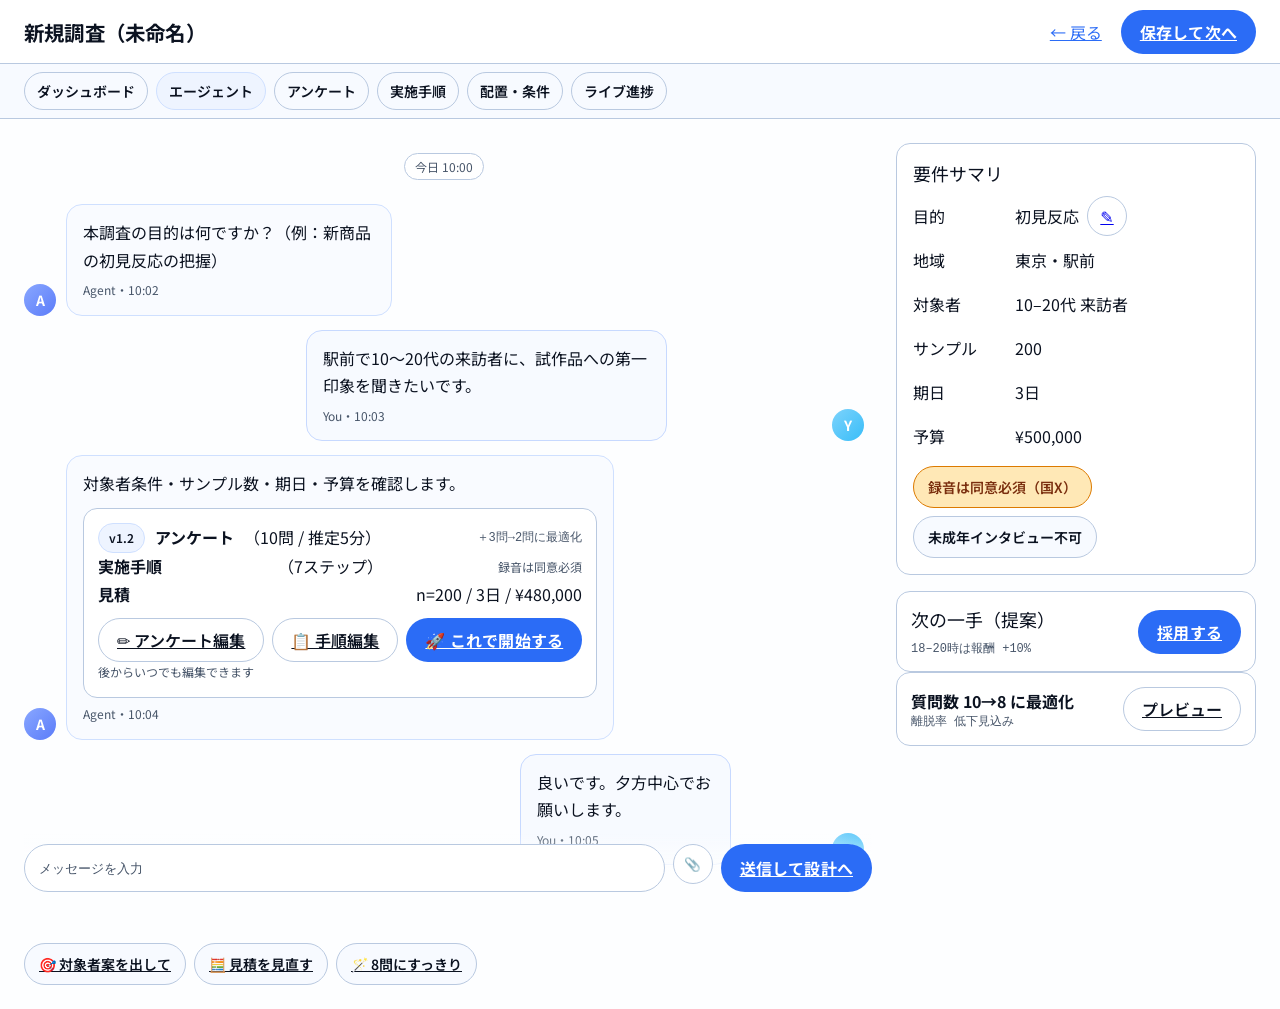
<file: ui/client/client_chat.html>
<!doctype html><html lang="ja"><head>
<meta charset="utf-8"><meta name="viewport" content="width=device-width,initial-scale=1,viewport-fit=cover">
<title>エージェント・チャット | Client</title>
<link rel="preconnect" href="https://fonts.googleapis.com"><link rel="preconnect" href="https://fonts.gstatic.com" crossorigin>
<link href="https://fonts.googleapis.com/css2?family=Inter:wght@400;500;700&family=Noto+Sans+JP:wght@400;500;700&display=swap" rel="stylesheet">
<link rel="stylesheet" href="../assets/styles.css"></head><body>
<header class="appbar">
  <h1>新規調査（未命名）</h1>
  <div class="inline">
    <a class="btn-text" href="client_dashboard.html">← 戻る</a>
    <a class="btn btn-primary" href="survey_builder.html">保存して次へ</a>
  </div>
</header>
<nav class="subnav">
  <a href="client_dashboard.html">ダッシュボード</a>
  <a class="active" href="client_chat.html">エージェント</a>
  <a href="survey_builder.html">アンケート</a>
  <a href="procedure_builder.html">実施手順</a>
  <a href="targeting.html">配置・条件</a>
  <a href="live_progress.html">ライブ進捗</a>
</nav>

<main class="client-wrap container">
  <!-- Left: Chat -->
  <section class="chat-pane" aria-label="エージェントとのチャット">
    <div class="messages" role="log" aria-live="polite" aria-relevant="additions">
      <div class="date-sep">今日 10:00</div>

      <div class="msg-row agent">
        <div class="avatar" aria-hidden="true" title="Agent">A</div>
        <div>
          <div class="message">
            本調査の目的は何ですか？（例：新商品の初見反応の把握）
            <div class="msg-meta">Agent・10:02</div>
          </div>
        </div>
      </div>

      <div class="msg-row client">
        <div><div class="message">駅前で10〜20代の来訪者に、試作品への第一印象を聞きたいです。<div class="msg-meta">You・10:03</div></div></div>
        <div class="avatar you" aria-hidden="true" title="You">Y</div>
      </div>

      <div class="msg-row agent">
        <div class="avatar" aria-hidden="true">A</div>
        <div class="message">
          対象者条件・サンプル数・期日・予算を確認します。
          <div class="preview card" role="group" aria-label="設計プレビュー" style="margin-top:10px">
            <div class="rowline">
              <div class="inline">
                <span class="badge version" aria-label="バージョン">v1.2</span>
                <strong>アンケート</strong>（10問 / 推定5分）
              </div>
              <div class="mono">＋3問→2問に最適化</div>
            </div>
            <div class="rowline" aria-label="実施手順"><strong>実施手順</strong>（7ステップ）<span class="hint">録音は同意必須</span></div>
            <div class="rowline" aria-label="見積"><strong>見積</strong> n=200 / 3日 / ¥480,000</div>
            <div class="actions" role="toolbar" aria-label="操作">
              <a class="btn" href="survey_builder.html">✏️ アンケート編集</a>
              <a class="btn" href="procedure_builder.html">📋 手順編集</a>
              <a class="btn btn-primary" href="targeting.html">🚀 これで開始する</a>
            </div>
            <div class="hint">後からいつでも編集できます</div>
          </div>
          <div class="msg-meta">Agent・10:04</div>
        </div>
      </div>

      <div class="msg-row client">
        <div><div class="message">良いです。夕方中心でお願いします。<div class="msg-meta">You・10:05</div></div></div>
        <div class="avatar you" aria-hidden="true">Y</div>
      </div>
    </div>

    <div class="composer" role="group" aria-label="メッセージ送信">
      <input class="input" placeholder="メッセージを入力">
      <button class="icon-btn" aria-label="資料を添付">📎</button>
      <a class="btn btn-primary" href="survey_builder.html">送信して設計へ</a>
    </div>
    <div class="quick" aria-label="クイック返信">
      <a class="chip" href="targeting.html">🎯 対象者案を出して</a>
      <a class="chip" href="live_progress.html">🧮 見積を見直す</a>
      <a class="chip" href="survey_builder.html">🪄 8問にすっきり</a>
    </div>
  </section>

  <!-- Right: Summary / Actions -->
  <aside class="summary" aria-label="要件サマリ">
    <div class="card" style="padding:16px">
      <div class="section-title">要件サマリ</div>
      <div class="field"><div>目的</div><div class="val">初見反応 <a class="icon-btn" href="client_chat.html">✎</a></div></div>
      <div class="field"><div>地域</div><div class="val">東京・駅前</div></div>
      <div class="field"><div>対象者</div><div class="val">10–20代 来訪者</div></div>
      <div class="field"><div>サンプル</div><div class="val">200</div></div>
      <div class="field"><div>期日</div><div class="val">3日</div></div>
      <div class="field"><div>予算</div><div class="val">¥500,000</div></div>
      <div class="chips" style="margin-top:8px">
        <span class="chip warn">録音は同意必須（国X）</span>
        <span class="chip">未成年インタビュー不可</span>
      </div>
    </div>
    <div class="actions">
      <div class="card" style="padding:14px">
        <div><div class="section-title">次の一手（提案）</div><div class="mono">18–20時は報酬 +10%</div></div>
        <a class="btn btn-primary" href="targeting.html">採用する</a>
      </div>
      <div class="card" style="padding:14px">
        <div><strong>質問数 10→8 に最適化</strong><div class="mono">離脱率 低下見込み</div></div>
        <a class="btn" href="survey_builder.html">プレビュー</a>
      </div>
    </div>
  </aside>
</main>
</body></html>
</file>
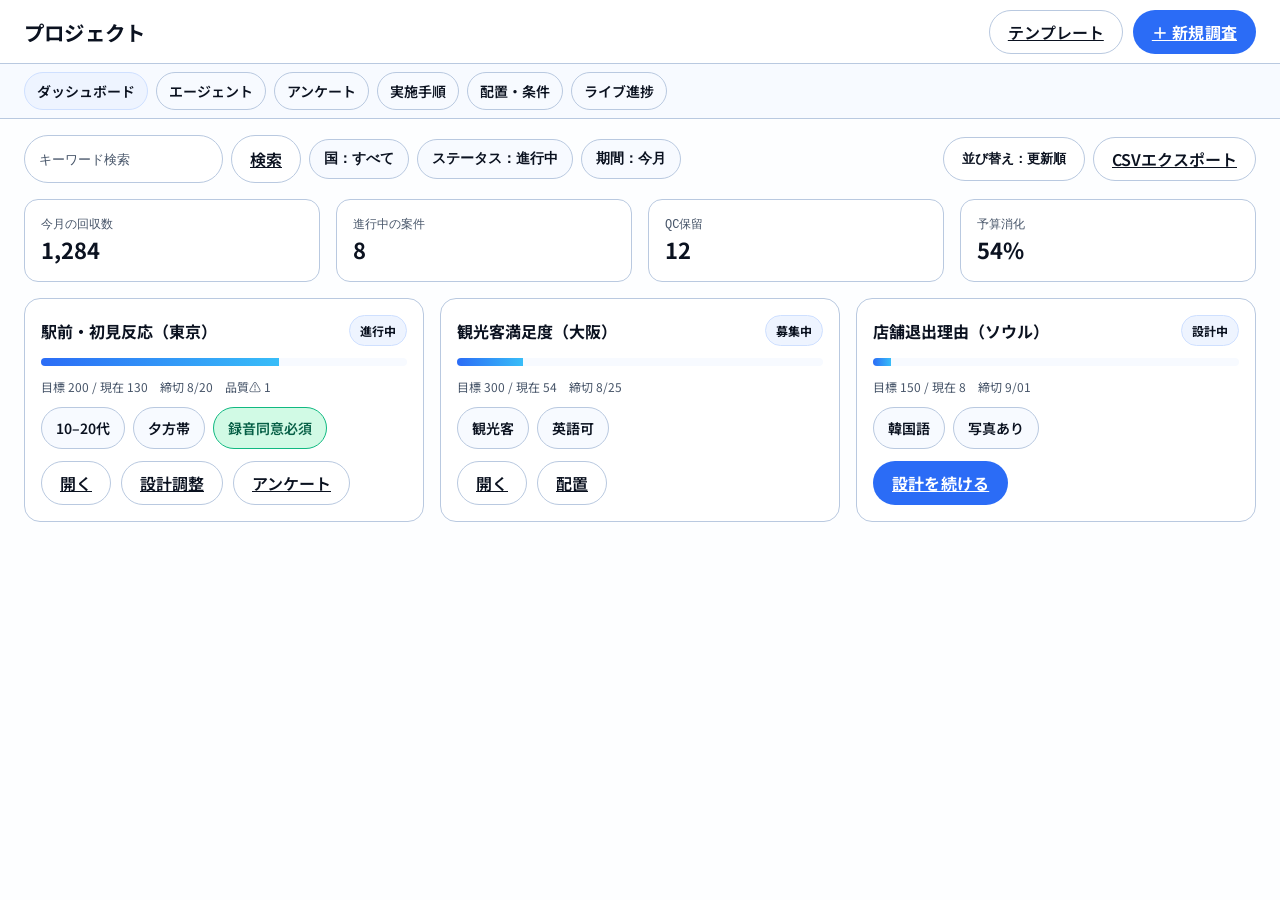
<file: ui/client/client_dashboard.html>
<!doctype html><html lang="ja"><head>
<meta charset="utf-8"><meta name="viewport" content="width=device-width,initial-scale=1">
<title>ダッシュボード | Client</title>
<link rel="preconnect" href="https://fonts.googleapis.com"><link rel="preconnect" href="https://fonts.gstatic.com" crossorigin>
<link href="https://fonts.googleapis.com/css2?family=Inter:wght@400;600;700&family=Noto+Sans+JP:wght@400;600;700&display=swap" rel="stylesheet">
<link rel="stylesheet" href="../assets/styles.css"></head><body>
<header class="appbar">
  <h1>プロジェクト</h1>
  <div class="inline">
    <a class="btn" href="survey_builder.html">テンプレート</a>
    <a class="btn btn-primary" href="client_chat.html">＋ 新規調査</a>
  </div>
</header>
<nav class="subnav">
  <a class="active" href="client_dashboard.html">ダッシュボード</a>
  <a href="client_chat.html">エージェント</a>
  <a href="survey_builder.html">アンケート</a>
  <a href="procedure_builder.html">実施手順</a>
  <a href="targeting.html">配置・条件</a>
  <a href="live_progress.html">ライブ進捗</a>
</nav>

<main class="container">
  <div class="toolbar">
    <div class="tool-left">
      <div class="search"><input class="input" placeholder="キーワード検索"><a class="btn" href="client_dashboard.html">検索</a></div>
      <div class="chips">
        <button class="chip">国：すべて</button>
        <button class="chip">ステータス：進行中</button>
        <button class="chip">期間：今月</button>
      </div>
    </div>
    <div class="tool-right">
      <button class="btn">並び替え：更新順</button>
      <a class="btn" href="live_progress.html">CSVエクスポート</a>
    </div>
  </div>

  <section class="kpis">
    <div class="kpi"><div class="mono">今月の回収数</div><div class="num">1,284</div></div>
    <div class="kpi"><div class="mono">進行中の案件</div><div class="num">8</div></div>
    <div class="kpi"><div class="mono">QC保留</div><div class="num">12</div></div>
    <div class="kpi"><div class="mono">予算消化</div><div class="num">54%</div></div>
  </section>

  <section class="grid-cards">
    <article class="project-card">
      <div class="card-head">
        <strong>駅前・初見反応（東京）</strong>
        <span class="status-pill">進行中</span>
      </div>
      <div class="progress-line"><div class="bar" style="width:65%"></div></div>
      <div class="meta"><span>目標 200 / 現在 130</span><span>締切 8/20</span><span>品質⚠ 1</span></div>
      <div class="tags">
        <span class="chip">10–20代</span><span class="chip">夕方帯</span><span class="chip ok">録音同意必須</span>
      </div>
      <div class="inline">
        <a class="btn" href="live_progress.html">開く</a>
        <a class="btn" href="client_chat.html">設計調整</a>
        <a class="btn" href="survey_builder.html">アンケート</a>
      </div>
    </article>

    <article class="project-card">
      <div class="card-head"><strong>観光客満足度（大阪）</strong><span class="status-pill">募集中</span></div>
      <div class="progress-line"><div class="bar" style="width:18%"></div></div>
      <div class="meta"><span>目標 300 / 現在 54</span><span>締切 8/25</span></div>
      <div class="tags"><span class="chip">観光客</span><span class="chip">英語可</span></div>
      <div class="inline"><a class="btn" href="client_chat.html">開く</a><a class="btn" href="targeting.html">配置</a></div>
    </article>

    <article class="project-card">
      <div class="card-head"><strong>店舗退出理由（ソウル）</strong><span class="status-pill">設計中</span></div>
      <div class="progress-line"><div class="bar" style="width:5%"></div></div>
      <div class="meta"><span>目標 150 / 現在 8</span><span>締切 9/01</span></div>
      <div class="tags"><span class="chip">韓国語</span><span class="chip">写真あり</span></div>
      <div class="inline"><a class="btn btn-primary" href="survey_builder.html">設計を続ける</a></div>
    </article>
  </section>
</main>
</body></html>
</file>
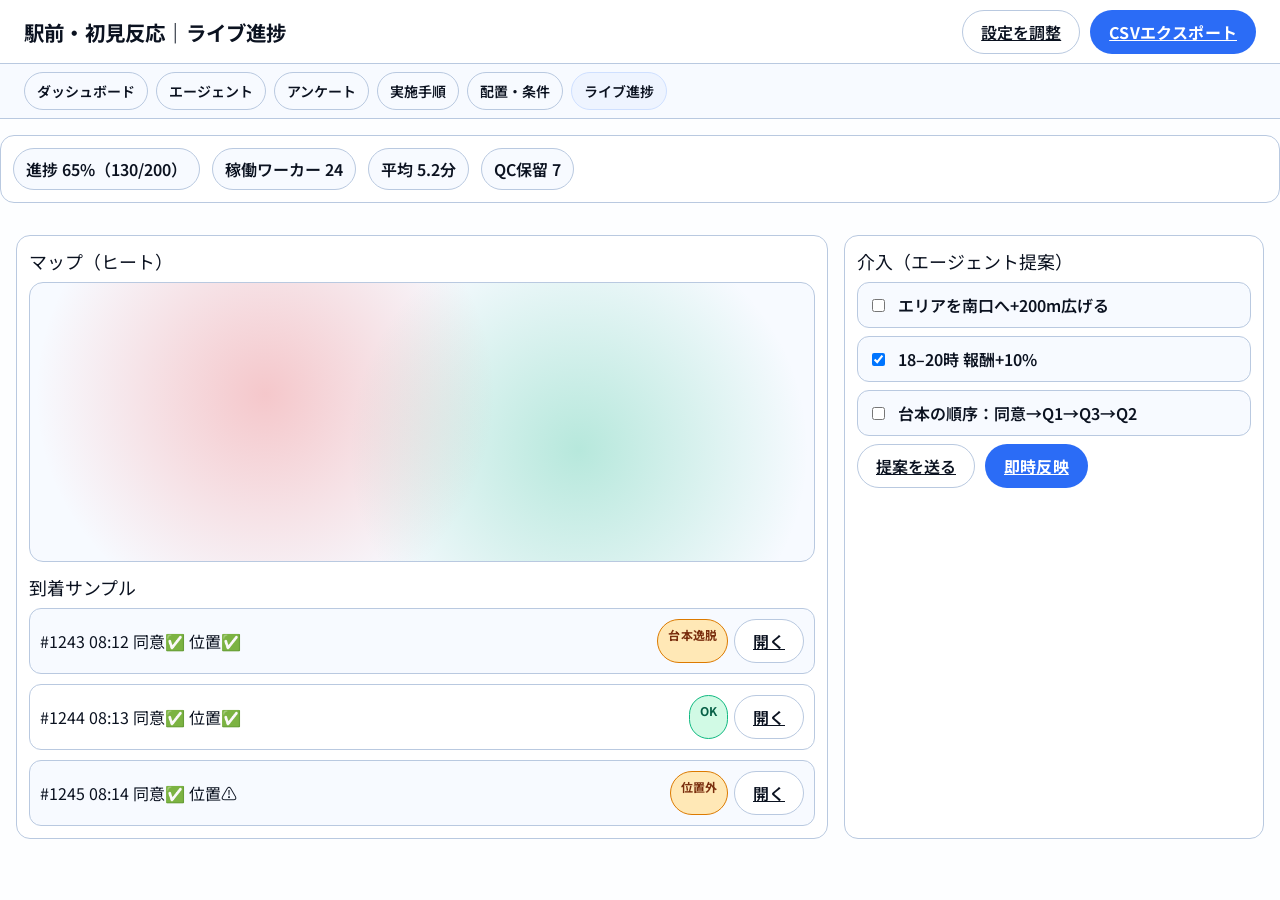
<file: ui/client/live_progress.html>
<!doctype html><html lang="ja"><head>
<meta charset="utf-8"><meta name="viewport" content="width=device-width,initial-scale=1">
<title>ライブ進捗 | Client</title>
<link rel="preconnect" href="https://fonts.googleapis.com"><link rel="preconnect" href="https://fonts.gstatic.com" crossorigin>
<link href="https://fonts.googleapis.com/css2?family=Inter:wght@400;600;700&family=Noto+Sans+JP:wght@400;600;700&display=swap" rel="stylesheet">
<link rel="stylesheet" href="../assets/styles.css"></head><body>
<header class="appbar">
  <h1>駅前・初見反応｜ライブ進捗</h1>
  <div class="inline"><a class="btn" href="targeting.html">設定を調整</a><a class="btn btn-primary" href="client_dashboard.html">CSVエクスポート</a></div>
</header>
<nav class="subnav">
  <a href="client_dashboard.html">ダッシュボード</a>
  <a href="client_chat.html">エージェント</a>
  <a href="survey_builder.html">アンケート</a>
  <a href="procedure_builder.html">実施手順</a>
  <a href="targeting.html">配置・条件</a>
  <a class="active" href="live_progress.html">ライブ進捗</a>
</nav>

<main class="container" style="padding:16px 0">
  <section class="panel" style="margin-bottom:16px">
    <div class="kbar">
      <div class="pill">進捗 65%（130/200）</div>
      <div class="pill">稼働ワーカー 24</div>
      <div class="pill">平均 5.2分</div>
      <div class="pill">QC保留 7</div>
    </div>
  </section>

  <div class="builder" style="grid-template-columns:1fr 420px">
    <section class="panel">
      <div class="section-title">マップ（ヒート）</div>
      <div class="heat"></div>
      <div class="section-title" style="margin-top:12px">到着サンプル</div>
      <div class="stream">
        <div class="sample"><span>#1243 08:12 同意✅ 位置✅</span><div class="flags"><span class="flag warn">台本逸脱</span><a class="btn" href="client_chat.html">開く</a></div></div>
        <div class="sample"><span>#1244 08:13 同意✅ 位置✅</span><div class="flags"><span class="flag ok">OK</span><a class="btn" href="client_chat.html">開く</a></div></div>
        <div class="sample"><span>#1245 08:14 同意✅ 位置⚠</span><div class="flags"><span class="flag warn">位置外</span><a class="btn" href="client_chat.html">開く</a></div></div>
      </div>
    </section>

    <aside class="panel">
      <div class="section-title">介入（エージェント提案）</div>
      <div class="checklist">
        <label class="check"><input type="checkbox"> エリアを南口へ+200m広げる</label>
        <label class="check"><input type="checkbox" checked> 18–20時 報酬+10%</label>
        <label class="check"><input type="checkbox"> 台本の順序：同意→Q1→Q3→Q2</label>
      </div>
      <div class="inline" style="margin-top:8px"><a class="btn" href="client_chat.html">提案を送る</a><a class="btn btn-primary" href="targeting.html">即時反映</a></div>
    </aside>
  </div>
</main>
</body></html>
</file>
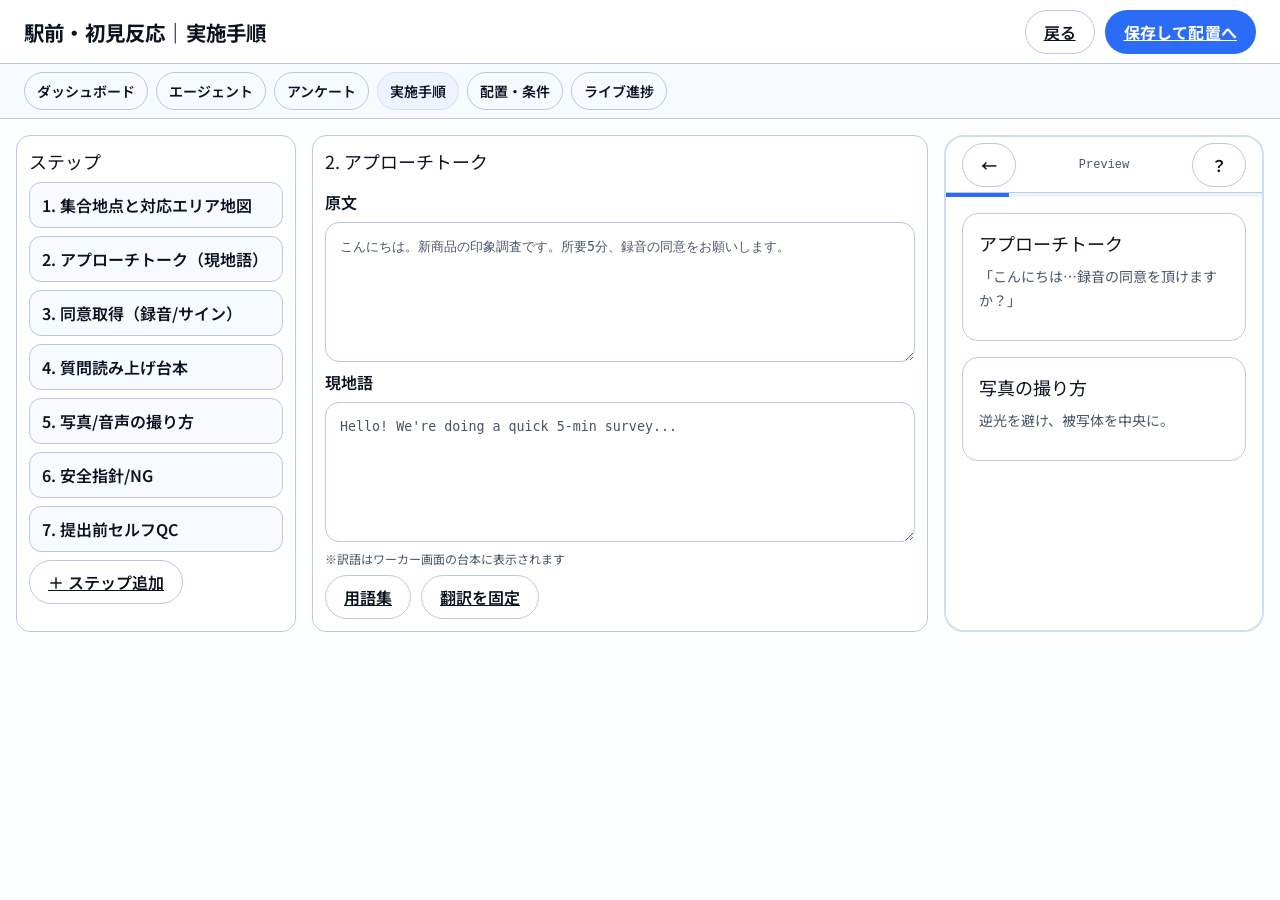
<file: ui/client/procedure_builder.html>
<!doctype html><html lang="ja"><head>
<meta charset="utf-8"><meta name="viewport" content="width=device-width,initial-scale=1">
<title>実施手順 | Client</title>
<link rel="preconnect" href="https://fonts.googleapis.com"><link rel="preconnect" href="https://fonts.gstatic.com" crossorigin>
<link href="https://fonts.googleapis.com/css2?family=Inter:wght@400;600;700&family=Noto+Sans+JP:wght@400;600;700&display=swap" rel="stylesheet">
<link rel="stylesheet" href="../assets/styles.css"></head><body>
<header class="appbar">
  <h1>駅前・初見反応｜実施手順</h1>
  <div class="inline"><a class="btn" href="survey_builder.html">戻る</a><a class="btn btn-primary" href="targeting.html">保存して配置へ</a></div>
</header>
<nav class="subnav">
  <a href="client_dashboard.html">ダッシュボード</a>
  <a href="client_chat.html">エージェント</a>
  <a href="survey_builder.html">アンケート</a>
  <a class="active" href="procedure_builder.html">実施手順</a>
  <a href="targeting.html">配置・条件</a>
  <a href="live_progress.html">ライブ進捗</a>
</nav>

<main class="builder container">
  <aside class="panel" aria-label="ステップ一覧">
    <div class="section-title">ステップ</div>
    <div class="steps">
      <div class="step">1. 集合地点と対応エリア地図</div>
      <div class="step">2. アプローチトーク（現地語）</div>
      <div class="step">3. 同意取得（録音/サイン）</div>
      <div class="step">4. 質問読み上げ台本</div>
      <div class="step">5. 写真/音声の撮り方</div>
      <div class="step">6. 安全指針/NG</div>
      <div class="step">7. 提出前セルフQC</div>
    </div>
    <a class="btn" style="margin-top:8px" href="procedure_builder.html">＋ ステップ追加</a>
  </aside>

  <section class="panel form" aria-label="選択ステップの編集">
    <div class="section-title">2. アプローチトーク</div>
    <label>原文<textarea class="input" style="height:120px;padding:12px" placeholder="こんにちは。新商品の印象調査です。所要5分、録音の同意をお願いします。"></textarea></label>
    <label>現地語<textarea class="input" style="height:120px;padding:12px" placeholder="Hello! We're doing a quick 5-min survey..."></textarea></label>
    <div class="hint">※訳語はワーカー画面の台本に表示されます</div>
    <div class="inline"><a class="btn" href="procedure_builder.html">用語集</a><a class="btn" href="procedure_builder.html">翻訳を固定</a></div>
  </section>

  <aside class="phone-mini" aria-label="ワーカープレビュー">
    <div class="topbar"><a class="btn">←</a><div class="mono">Preview</div><a class="btn">？</a></div>
    <div class="stepper"><div class="bar" style="width:20%"></div></div>
    <div class="screen">
      <div class="qcard"><div class="qtitle">アプローチトーク</div><p class="qdesc">「こんにちは…録音の同意を頂けますか？」</p></div>
      <div class="qcard"><div class="qtitle">写真の撮り方</div><p class="qdesc">逆光を避け、被写体を中央に。</p></div>
    </div>
  </aside>
</main>
</body></html>
</file>
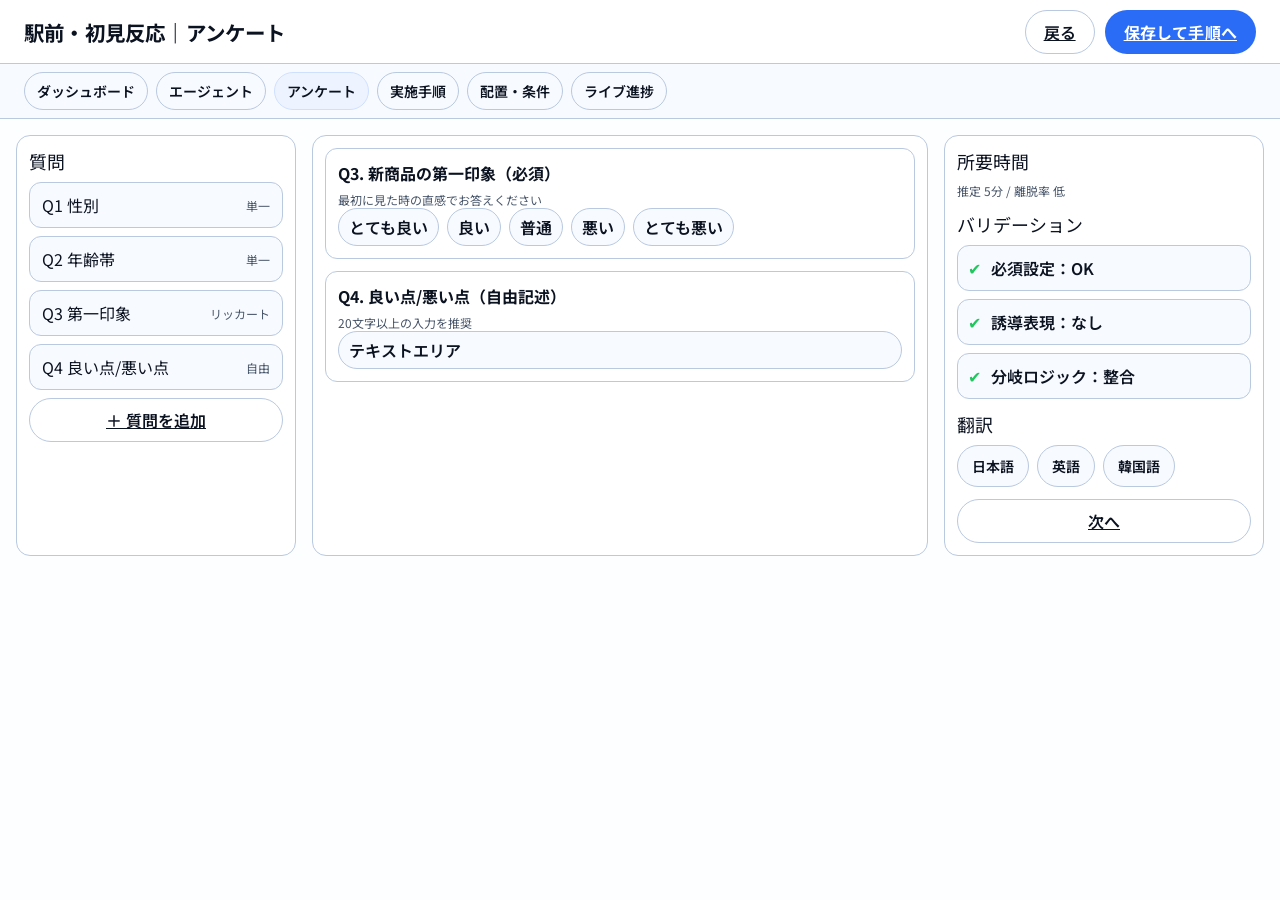
<file: ui/client/survey_builder.html>
<!doctype html><html lang="ja"><head>
<meta charset="utf-8"><meta name="viewport" content="width=device-width,initial-scale=1">
<title>アンケート設計 | Client</title>
<link rel="preconnect" href="https://fonts.googleapis.com"><link rel="preconnect" href="https://fonts.gstatic.com" crossorigin>
<link href="https://fonts.googleapis.com/css2?family=Inter:wght@400;600;700&family=Noto+Sans+JP:wght@400;600;700&display=swap" rel="stylesheet">
<link rel="stylesheet" href="../assets/styles.css"></head><body>
<header class="appbar">
  <h1>駅前・初見反応｜アンケート</h1>
  <div class="inline"><a class="btn" href="client_chat.html">戻る</a><a class="btn btn-primary" href="procedure_builder.html">保存して手順へ</a></div>
</header>
<nav class="subnav">
  <a href="client_dashboard.html">ダッシュボード</a>
  <a href="client_chat.html">エージェント</a>
  <a class="active" href="survey_builder.html">アンケート</a>
  <a href="procedure_builder.html">実施手順</a>
  <a href="targeting.html">配置・条件</a>
  <a href="live_progress.html">ライブ進捗</a>
</nav>

<main class="builder container">
  <aside class="panel" aria-label="質問リスト">
    <div class="section-title">質問</div>
    <div class="list">
      <div class="item"><span>Q1 性別</span><span class="type">単一</span></div>
      <div class="item"><span>Q2 年齢帯</span><span class="type">単一</span></div>
      <div class="item"><span>Q3 第一印象</span><span class="type">リッカート</span></div>
      <div class="item"><span>Q4 良い点/悪い点</span><span class="type">自由</span></div>
      <a class="btn" href="survey_builder.html">＋ 質問を追加</a>
    </div>
  </aside>

  <section class="panel canvas" aria-label="キャンバス">
    <div class="qblock">
      <div class="title">Q3. 新商品の第一印象（必須）</div>
      <div class="hint">最初に見た時の直感でお答えください</div>
      <div class="options"><span class="opt">とても良い</span><span class="opt">良い</span><span class="opt">普通</span><span class="opt">悪い</span><span class="opt">とても悪い</span></div>
    </div>
    <div class="qblock">
      <div class="title">Q4. 良い点/悪い点（自由記述）</div>
      <div class="hint">20文字以上の入力を推奨</div>
      <div class="opt">テキストエリア</div>
    </div>
  </section>

  <aside class="panel prop" aria-label="プロパティ">
    <div><div class="section-title">所要時間</div><div class="hint">推定 5分 / 離脱率 低</div></div>
    <div><div class="section-title">バリデーション</div>
      <div class="checklist"><div class="check"><span class="ok">✔</span> 必須設定：OK</div><div class="check"><span class="ok">✔</span> 誘導表現：なし</div><div class="check"><span class="ok">✔</span> 分岐ロジック：整合</div></div>
    </div>
    <div><div class="section-title">翻訳</div><div class="chips"><span class="chip">日本語</span><span class="chip">英語</span><span class="chip">韓国語</span></div></div>
    <a class="btn" href="procedure_builder.html">次へ</a>
  </aside>
</main>
</body></html>
</file>
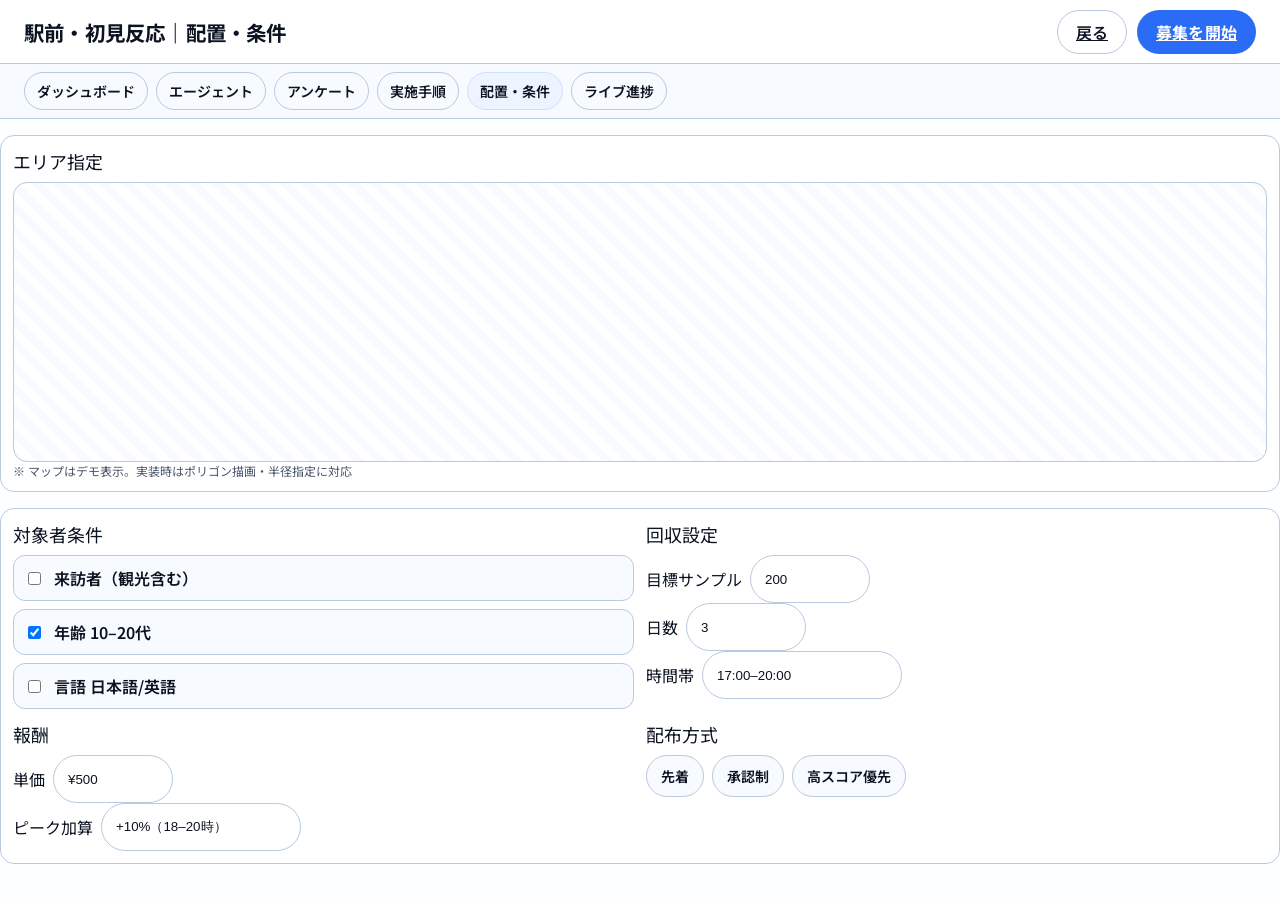
<file: ui/client/targeting.html>
<!doctype html><html lang="ja"><head>
<meta charset="utf-8"><meta name="viewport" content="width=device-width,initial-scale=1">
<title>配置・条件 | Client</title>
<link rel="preconnect" href="https://fonts.googleapis.com"><link rel="preconnect" href="https://fonts.gstatic.com" crossorigin>
<link href="https://fonts.googleapis.com/css2?family=Inter:wght@400;600;700&family=Noto+Sans+JP:wght@400;600;700&display=swap" rel="stylesheet">
<link rel="stylesheet" href="../assets/styles.css"></head><body>
<header class="appbar">
  <h1>駅前・初見反応｜配置・条件</h1>
  <div class="inline"><a class="btn" href="procedure_builder.html">戻る</a><a class="btn btn-primary" href="live_progress.html">募集を開始</a></div>
</header>
<nav class="subnav">
  <a href="client_dashboard.html">ダッシュボード</a>
  <a href="client_chat.html">エージェント</a>
  <a href="survey_builder.html">アンケート</a>
  <a href="procedure_builder.html">実施手順</a>
  <a class="active" href="targeting.html">配置・条件</a>
  <a href="live_progress.html">ライブ進捗</a>
</nav>

<main class="container" style="padding:16px 0">
  <section class="panel" aria-label="地図">
    <div class="section-title">エリア指定</div>
    <div class="map"></div>
    <div class="geo-hint">※ マップはデモ表示。実装時はポリゴン描画・半径指定に対応</div>
  </section>

  <section class="panel" style="margin-top:16px">
    <div class="form-grid">
      <div><div class="section-title">対象者条件</div>
        <div class="checklist">
          <label class="check"><input type="checkbox"> 来訪者（観光含む）</label>
          <label class="check"><input type="checkbox" checked> 年齢 10–20代</label>
          <label class="check"><input type="checkbox"> 言語 日本語/英語</label>
        </div>
      </div>
      <div><div class="section-title">回収設定</div>
        <div class="inline-field"><span>目標サンプル</span><input class="input" style="width:120px" value="200"></div>
        <div class="inline-field"><span>日数</span><input class="input" style="width:120px" value="3"></div>
        <div class="inline-field"><span>時間帯</span><input class="input" style="width:200px" value="17:00–20:00"></div>
      </div>
      <div><div class="section-title">報酬</div>
        <div class="inline-field"><span>単価</span><input class="input" style="width:120px" value="¥500"></div>
        <div class="inline-field"><span>ピーク加算</span><input class="input" style="width:200px" value="+10%（18–20時）"></div>
      </div>
      <div><div class="section-title">配布方式</div>
        <div class="chips"><span class="chip">先着</span><span class="chip">承認制</span><span class="chip">高スコア優先</span></div>
      </div>
    </div>
  </section>
</main>
</body></html>
</file>
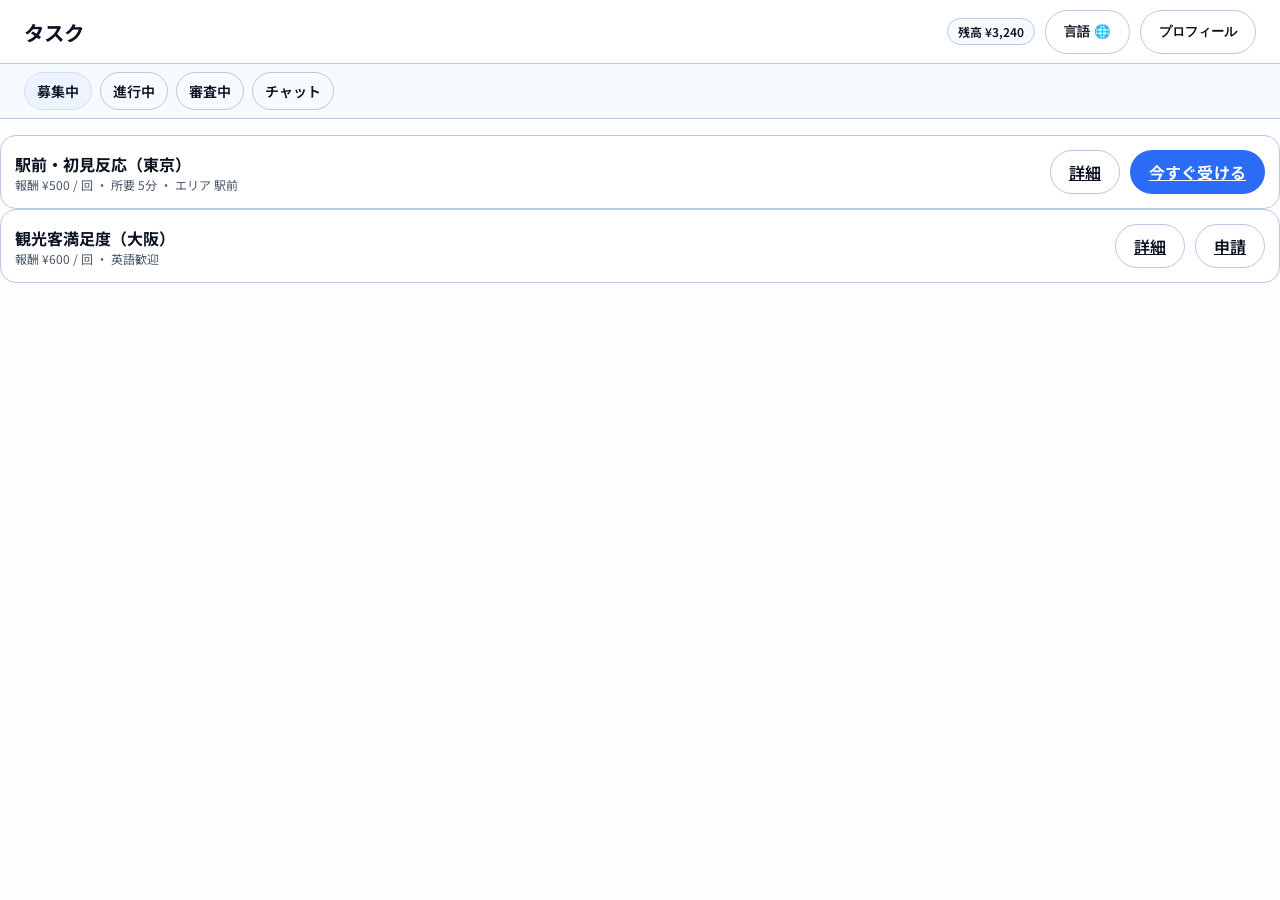
<file: ui/worker/worker_home.html>
<!doctype html><html lang="ja"><head>
<meta charset="utf-8"><meta name="viewport" content="width=device-width,initial-scale=1">
<title>タスク一覧 | Worker</title>
<link rel="preconnect" href="https://fonts.googleapis.com"><link rel="preconnect" href="https://fonts.gstatic.com" crossorigin>
<link href="https://fonts.googleapis.com/css2?family=Inter:wght@400;600;700&family=Noto+Sans+JP:wght@400;600;700&display=swap" rel="stylesheet">
<link rel="stylesheet" href="../assets/styles.css"></head><body>
<header class="appbar">
  <h1>タスク</h1>
  <div class="inline"><span class="badge">残高 ¥3,240</span><button class="btn">言語 🌐</button><button class="btn">プロフィール</button></div>
</header>
<nav class="subnav">
  <a class="active" href="worker_home.html">募集中</a>
  <a href="worker_task_detail.html">進行中</a>
  <a href="worker_submit.html">審査中</a>
  <a href="worker_chat.html">チャット</a>
</nav>

<main class="container" style="padding:16px 0">
  <section class="task-card">
    <div>
      <strong>駅前・初見反応（東京）</strong>
      <div class="task-meta">報酬 ¥500 / 回 ・ 所要 5分 ・ エリア 駅前</div>
    </div>
    <div class="inline"><a class="btn" href="worker_task_detail.html">詳細</a><a class="btn btn-primary" href="worker_task_detail.html">今すぐ受ける</a></div>
  </section>

  <section class="task-card">
    <div><strong>観光客満足度（大阪）</strong><div class="task-meta">報酬 ¥600 / 回 ・ 英語歓迎</div></div>
    <div class="inline"><a class="btn" href="worker_task_detail.html">詳細</a><a class="btn" href="worker_task_detail.html">申請</a></div>
  </section>
</main>
</body></html>
</file>
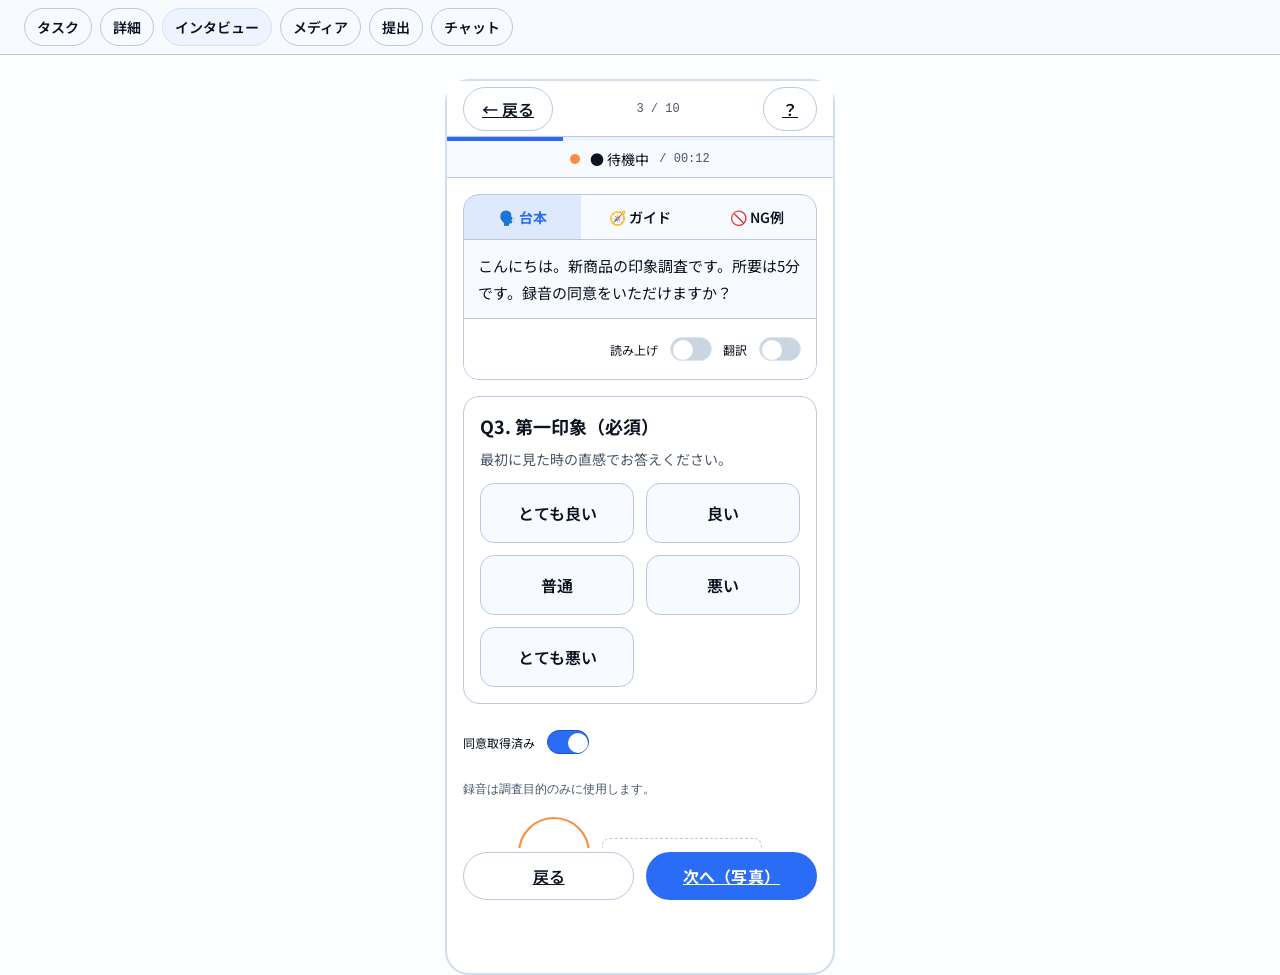
<file: ui/worker/worker_interview.html>
<!doctype html><html lang="ja"><head>
<meta charset="utf-8"><meta name="viewport" content="width=device-width,initial-scale=1,viewport-fit=cover">
<title>インタビュー | Worker</title>
<link rel="preconnect" href="https://fonts.googleapis.com"><link rel="preconnect" href="https://fonts.gstatic.com" crossorigin>
<link href="https://fonts.googleapis.com/css2?family=Inter:wght@400;500;700&family=Noto+Sans+JP:wght@400;500;700&display=swap" rel="stylesheet">
<link rel="stylesheet" href="../assets/styles.css"></head><body>
<nav class="subnav">
  <a href="worker_home.html">タスク</a>
  <a href="worker_task_detail.html">詳細</a>
  <a class="active" href="worker_interview.html">インタビュー</a>
  <a href="worker_media.html">メディア</a>
  <a href="worker_submit.html">提出</a>
  <a href="worker_chat.html">チャット</a>
</nav>

<div class="phone" role="application" aria-label="インタビュー画面（モバイル）">
  <div class="topbar">
    <a class="btn" href="worker_task_detail.html" aria-label="前の画面へ戻る">← 戻る</a>
    <div class="mono" aria-live="polite">3 / 10</div>
    <a class="btn" href="worker_chat.html" aria-label="ヘルプ">？</a>
  </div>
  <div class="stepper" aria-hidden="true"><div class="bar" style="width:30%"></div></div>

  <!-- 状態デモ（CSS切替） -->
  <div class="recstate-controls" aria-hidden="true">
    <input type="radio" name="recstate" id="st-standby" checked>
    <input type="radio" name="recstate" id="st-live">
    <input type="radio" name="recstate" id="st-paused">
    <input type="radio" name="recstate" id="st-saved">
  </div>

  <div class="statusbar" role="status" aria-live="polite">
    <span class="dot standby" aria-hidden="true"></span>
    <span class="label">● </span>
    <span class="mono">/ 00:12</span>
  </div>

  <div class="screen">
    <div class="script" role="region" aria-label="台本とガイド">
      <input class="tabs" type="radio" id="tab-script" name="tab" checked>
      <input class="tabs" type="radio" id="tab-guide" name="tab">
      <input class="tabs" type="radio" id="tab-ng" name="tab">

      <div class="tab-head" role="tablist" aria-label="台本タブ">
        <label for="tab-script" role="tab" aria-selected="true">🗣️ 台本</label>
        <label for="tab-guide" role="tab" aria-selected="false">🧭 ガイド</label>
        <label for="tab-ng" role="tab" aria-selected="false">🚫 NG例</label>
      </div>

      <div class="tab-content">
        <div class="pane pane-script" role="tabpanel">こんにちは。新商品の印象調査です。所要は5分です。録音の同意をいただけますか？</div>
        <div class="pane pane-guide" role="tabpanel">対象：10–20代。混雑を避け、静かな場所で。</div>
        <div class="pane pane-ng" role="tabpanel">誘導質問はしない。「良いですよね？」は禁止。</div>
      </div>

      <div class="togglebar">
        <label class="toggle">読み上げ<input type="checkbox" aria-label="読み上げON/OFF"></label>
        <label class="toggle">翻訳<input type="checkbox" aria-label="現地語↔母語"></label>
      </div>
    </div>

    <div class="qcard" role="group" aria-labelledby="qtitle">
      <h2 id="qtitle" class="qtitle">Q3. 第一印象（必須）</h2>
      <p class="qdesc">最初に見た時の直感でお答えください。</p>
      <div class="tiles">
        <label class="tile"><input type="radio" name="q3"><span>とても良い</span></label>
        <label class="tile"><input type="radio" name="q3"><span>良い</span></label>
        <label class="tile"><input type="radio" name="q3"><span>普通</span></label>
        <label class="tile"><input type="radio" name="q3"><span>悪い</span></label>
        <label class="tile"><input type="radio" name="q3"><span>とても悪い</span></label>
      </div>
    </div>

    <label class="toggle" style="justify-content:flex-start">同意取得済み
      <input id="consent" type="checkbox" checked>
    </label>
    <p class="mono">録音は調査目的のみに使用します。</p>

    <div class="recbar">
      <button class="rec" id="recBtn" aria-label="録音開始">REC</button>
      <div class="wave" aria-hidden="true">音声プレビュー</div>
    </div>

    <div class="fnav" aria-label="ナビゲーション">
      <a class="btn" href="worker_task_detail.html">戻る</a>
      <a class="btn btn-primary" href="worker_media.html">次へ（写真）</a>
    </div>
  </div>
</div>

<style>
  @supports(selector(:has(*))){
    #consent:not(:checked) ~ .recbar #recBtn{border-color:var(--rec-disabled);color:var(--rec-disabled);cursor:not-allowed}
  }
</style>
</body></html>
</file>
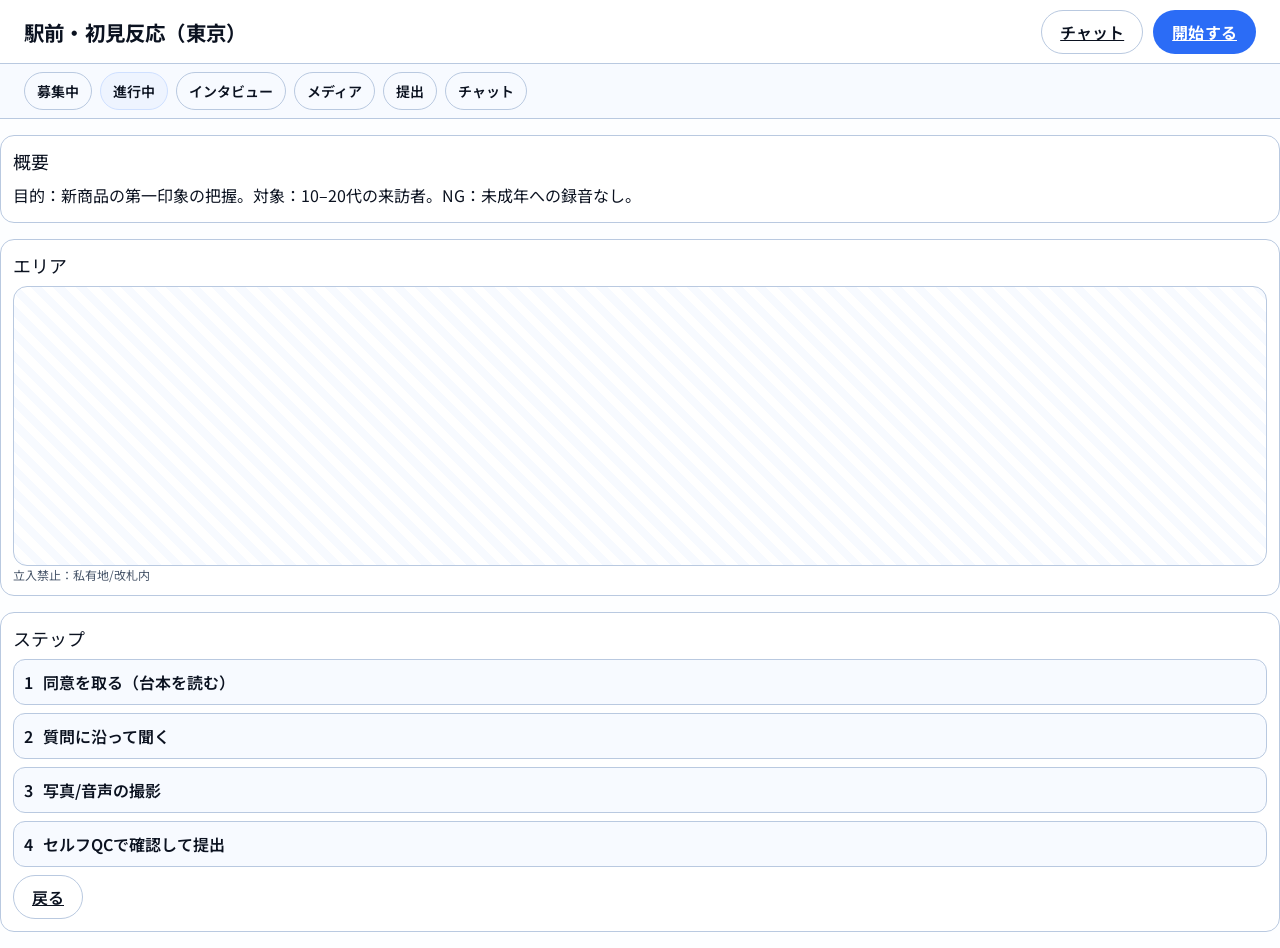
<file: ui/worker/worker_task_detail.html>
<!doctype html><html lang="ja"><head>
<meta charset="utf-8"><meta name="viewport" content="width=device-width,initial-scale=1">
<title>タスク詳細 | Worker</title>
<link rel="preconnect" href="https://fonts.googleapis.com"><link rel="preconnect" href="https://fonts.gstatic.com" crossorigin>
<link href="https://fonts.googleapis.com/css2?family=Inter:wght@400;600;700&family=Noto+Sans+JP:wght@400;600;700&display=swap" rel="stylesheet">
<link rel="stylesheet" href="../assets/styles.css"></head><body>
<header class="appbar">
  <h1>駅前・初見反応（東京）</h1>
  <div class="inline"><a class="btn" href="worker_chat.html">チャット</a><a class="btn btn-primary" href="worker_interview.html">開始する</a></div>
</header>
<nav class="subnav">
  <a href="worker_home.html">募集中</a>
  <a class="active" href="worker_task_detail.html">進行中</a>
  <a href="worker_interview.html">インタビュー</a>
  <a href="worker_media.html">メディア</a>
  <a href="worker_submit.html">提出</a>
  <a href="worker_chat.html">チャット</a>
</nav>

<main class="container" style="padding:16px 0">
  <section class="panel">
    <div class="section-title">概要</div>
    <p>目的：新商品の第一印象の把握。対象：10–20代の来訪者。NG：未成年への録音なし。</p>
  </section>

  <section class="panel" style="margin-top:16px">
    <div class="section-title">エリア</div>
    <div class="map"></div>
    <div class="task-meta">立入禁止：私有地/改札内</div>
  </section>

  <section class="panel" style="margin-top:16px">
    <div class="section-title">ステップ</div>
    <div class="checklist">
      <div class="check"><span>1</span> 同意を取る（台本を読む）</div>
      <div class="check"><span>2</span> 質問に沿って聞く</div>
      <div class="check"><span>3</span> 写真/音声の撮影</div>
      <div class="check"><span>4</span> セルフQCで確認して提出</div>
    </div>
    <div class="inline" style="margin-top:8px"><a class="btn" href="worker_home.html">戻る</a><a class="btn btn_
</file>
<file: ui/assets/styles.css>
/* ===== Friendly & Usable UI — Contrast-Safe / Shadowless ===== */
:root{
  /* Brand */
  --primary:#2B6CF6; --primary-600:#1F57C9; --primary-700:#1847A5;

  /* Accent */
  --mint:#22C55E; --lav:#8B5CF6; --sky:#0EA5E9;

  /* REC palette */
  --rec-standby:#FF8A3D; --rec-live:#FF3B30; --rec-paused:#FF6B57; --rec-saved:#10B981; --rec-disabled:#94A3B8;

  /* Neutrals (Light) */
  --text:#0B1220; --text-muted:#475569;
  --bg:#FDFEFF; --surface:#FFFFFF; --surface-sub:#F7FAFF;
  --border:#DCE6F2; --border-strong:#B9C9E0; /* 少し濃くして視認性UP */
  --divider:#E6EEF7;

  /* Tints for badges/pills (Light) */
  --tint-blue:#EEF4FF; --tint-blue-bd:#CFE0FF;
  --tint-subtle:#F3F7FF;

  /* Chat bubbles */
  --bubble-agent-bg:#F9FBFF;  --bubble-agent-bd:#CFE0FF;
  --bubble-client-bg:#F7FAFF; --bubble-client-bd:#C7D9FF;

  /* Severity tokens (Light) */
  --sev-ok-bg:#D1FAE5;   --sev-ok-bd:#10B981; --sev-ok-fg:#065F46;
  --sev-warn-bg:#FFE8B6; --sev-warn-bd:#DC7A00; --sev-warn-fg:#7A2E0E;
  --sev-err-bg:#FEE2E2;  --sev-err-bd:#DC2626; --sev-err-fg:#7F1D1D;
  --sev-info-bg:#DBEAFE;  --sev-info-bd:#3B82F6; --sev-info-fg:#1E40AF;

  /* Focus ring */
  --ring:3px solid rgba(43,108,246,.55);

  /* Radius / Spacing / Type */
  --radius-s:12px; --radius-m:14px; --radius-l:16px; --radius-xl:24px;
  --gap-xxs:6px; --gap-xs:8px; --gap-s:12px; --gap:24px; --gap-l:32px;
  --h1:clamp(24px, 1.8vw, 28px); --h2:clamp(20px, 1.6vw, 22px); --h3:clamp(17px, 1.4vw, 19px);
  --body:16px; --small:14px; --xsmall:12px;
  --font:"Noto Sans JP","Inter",system-ui,-apple-system,"Segoe UI",Roboto,"Hiragino Kaku Gothic ProN","Meiryo",sans-serif;

  /* Layout */
  --container:1280px; --appbar-h:64px;

  /* Phone frame */
  --phone-bd:#D1DDEE;

  /* Stepper */
  --stepper-track:#EDF3FA; --stepper-fill:#2B6CF6;
}
@media (prefers-color-scheme: dark){
  :root{
    --text:#F5F7FA; --text-muted:#CED6E0;
    --bg:#111A2E; --surface:#121E36; --surface-sub:#162542;
    --border:#203252; --border-strong:#2A4066; --divider:#23395D;

    /* Bubbles (Dark) */
    --bubble-agent-bg:#1A2E55;  --bubble-agent-bd:#3C63A6;
    --bubble-client-bg:#182B52; --bubble-client-bd:#4A7BFF;

    /* Tints (Dark equivalents) */
    --tint-blue:rgba(79,70,229,.18);
    --tint-blue-bd:#3C63A6;
    --tint-subtle:#1B2F59;

    /* Severity (Dark) */
    --sev-ok-bg:rgba(16,185,129,.20);  --sev-ok-bd:#34D399; --sev-ok-fg:#A7F3D0;
    --sev-warn-bg:rgba(245,158,11,.22);--sev-warn-bd:#F59E0B; --sev-warn-fg:#FCD34D;
    --sev-err-bg:rgba(239,68,68,.24);  --sev-err-bd:#EF4444; --sev-err-fg:#FCA5A5;
    --sev-info-bg:rgba(59,130,246,.22);--sev-info-bd:#60A5FA; --sev-info-fg:#BFDBFE;

    --phone-bd:#2A4066;
    --stepper-track:#1B2C4D; --stepper-fill:#4C85FF;
  }
}

/* Base */
*{box-sizing:border-box}
html,body{height:100%}
body{
  margin:0;font-family:var(--font);color:var(--text);background:var(--bg);
  -webkit-font-smoothing:antialiased;-moz-osx-font-smoothing:grayscale
}
@media (prefers-reduced-motion: reduce){
  *{animation-duration:.01ms!important;animation-iteration-count:1!important;transition-duration:.01ms!important;scroll-behavior:auto!important}
}

/* Scrollbar */
*::-webkit-scrollbar{width:10px;height:10px}
*::-webkit-scrollbar-thumb{background:rgba(0,0,0,.18);border-radius:999px}
*::-webkit-scrollbar-track{background:transparent}

/* Layout primitives */
.container{max-width:var(--container);margin:0 auto;padding:0 var(--gap)}
header.appbar{
  height:var(--appbar-h);display:flex;align-items:center;justify-content:space-between;
  padding:0 var(--gap);border-bottom:1.25px solid var(--border-strong);background:var(--surface);position:sticky;top:0;z-index:100}
h1{font-size:var(--h2);margin:0;letter-spacing:.2px}
.section-title{font-size:var(--h3);margin:0 0 8px}
p{line-height:1.72;margin:0}

/* Sub Navigation */
.subnav{
  display:flex;flex-wrap:wrap;gap:8px;padding:8px var(--gap);
  border-bottom:1.25px solid var(--border-strong);background:var(--surface-sub)
}
.subnav a{
  text-decoration:none;color:var(--text);border:1.25px solid var(--border-strong);
  padding:8px 12px;border-radius:999px;font-size:14px;display:inline-flex;align-items:center;gap:6px;font-weight:600
}
.subnav a:hover{background:var(--tint-subtle)}
.subnav a.active{background:var(--tint-blue);border-color:var(--tint-blue-bd);color:var(--text)}

/* Controls */
.btn{
  border:1.25px solid var(--border-strong);background:var(--surface);color:var(--text);
  padding:12px 18px;border-radius:999px;cursor:pointer;line-height:1;min-height:44px;
  display:inline-flex;align-items:center;gap:8px;justify-content:center;font-weight:600
}
.btn:hover{background:var(--surface-sub)}
.btn:focus-visible{outline:var(--ring);outline-offset:2px}
.btn-primary{background:var(--primary);color:#fff;border-color:transparent;font-weight:700;letter-spacing:.2px}
.btn-primary:hover{background:var(--primary-600)}
.btn-primary:active{background:var(--primary-700)}
.btn-text{border:1px solid transparent;background:transparent;color:var(--primary);padding:10px 8px;min-height:44px}
.btn-text:focus-visible{outline:var(--ring)}
.icon-btn{width:40px;height:40px;border-radius:999px;border:1.25px solid var(--border-strong);display:grid;place-items:center;background:var(--surface);cursor:pointer;min-height:40px}
.icon-btn:hover{background:var(--surface-sub)}
.icon-btn:focus-visible{outline:var(--ring);outline-offset:2px}
.input{height:48px;border:1.25px solid var(--border-strong);border-radius:999px;padding:0 14px;background:var(--surface);color:var(--text);min-width:0}
.input::placeholder{color:var(--text-muted)}
.input:focus{border-color:var(--primary)}
.input:focus-visible{outline:var(--ring);outline-offset:2px}

/* Tags / Chips */
.badge{
  display:inline-flex;align-items:center;gap:6px;font-size:12px;padding:4px 10px;border-radius:999px;
  background:var(--surface-sub);border:1.25px solid var(--border-strong);color:var(--text);font-weight:600
}
.badge.version{background:var(--tint-blue);border:1.25px solid var(--tint-blue-bd);color:var(--text)}
.chips{display:flex;flex-wrap:wrap;gap:8px}
.chip{
  font-size:14px;padding:10px 14px;border-radius:999px;border:1.25px solid var(--border-strong);
  background:var(--surface-sub);min-height:40px;display:inline-flex;align-items:center;color:var(--text);font-weight:600
}
.chip:hover{background:var(--tint-subtle)}
.chip:focus-visible{outline:var(--ring);outline-offset:2px}
.chip.warn{background:var(--sev-warn-bg);color:var(--sev-warn-fg);border-color:var(--sev-warn-bd)}
.chip.ok{background:var(--sev-ok-bg);color:var(--sev-ok-fg);border-color:var(--sev-ok-bd)}

/* Card */
.card{background:var(--surface);border:1.25px solid var(--border-strong);border-radius:var(--radius-m);color:var(--text)}

/* ===== CHAT ===== */
.client-wrap{display:grid;grid-template-columns:1fr 360px;gap:var(--gap);padding:var(--gap);align-items:start}
@media (max-width:1100px){.client-wrap{grid-template-columns:1fr}}
.chat-pane{min-height:calc(100vh - var(--appbar-h) - var(--gap)*2);display:flex;flex-direction:column}
.messages{flex:1;overflow:auto;display:flex;flex-direction:column;gap:14px;padding-right:8px;scroll-padding-bottom:96px}
.date-sep{align-self:center;font-size:12px;color:var(--text-muted);padding:4px 10px;border:1.25px solid var(--border-strong);border-radius:999px;background:var(--surface);margin:10px 0}
.msg-row{display:flex;gap:10px;align-items:flex-end}
.msg-row.client{justify-content:flex-end}
.avatar{width:32px;height:32px;border-radius:50%;display:grid;place-items:center;color:#fff;font-weight:700;font-size:14px;background:linear-gradient(135deg,#89A7FF,#5B7CF9);flex:0 0 32px}
.avatar.you{background:linear-gradient(135deg,#7DD3FC,#38BDF8)}
.message{
  max-width:70%;padding:14px 16px;border-radius:16px;border:1.25px solid var(--border-strong);
  background:var(--surface);line-height:1.72;word-break:break-word;color:var(--text)
}
.msg-row.agent .message{background:var(--bubble-agent-bg);border-color:var(--bubble-agent-bd)}
.msg-row.client .message{background:var(--bubble-client-bg);border-color:var(--bubble-client-bd)}
.msg-meta{font-size:12px;color:var(--text-muted);margin-top:6px}
.composer{position:sticky;bottom:0;display:flex;gap:8px;padding-top:12px;padding-bottom:8px;background:linear-gradient(180deg, transparent, var(--bg) 60%)}
.composer .input{flex:1}
.quick{display:flex;gap:8px;flex-wrap:wrap;margin-top:10px}
.preview{padding:14px;border:1.25px solid var(--border-strong);border-radius:14px;background:var(--surface);color:var(--text)}
.preview .rowline{display:flex;gap:12px;align-items:center;justify-content:space-between}
.preview .rowline .hint{font-size:12px;color:var(--text-muted)}
.preview .actions{display:flex;gap:8px;margin-top:10px;flex-wrap:wrap}
.summary{position:sticky;top:calc(var(--appbar-h) + 24px);display:flex;flex-direction:column;gap:16px}
@media (max-width:1100px){.summary{position:static}}
.summary .field{display:grid;grid-template-columns:92px 1fr;gap:10px;align-items:center}
.summary .field .val{display:flex;gap:8px;align-items:center;min-height:44px}
.summary .actions .card{padding:14px;display:flex;gap:12px;align-items:center;justify-content:space-between}

/* ===== DASHBOARD ===== */
.toolbar{display:flex;flex-wrap:wrap;gap:12px;align-items:center;justify-content:space-between;margin:16px 0}
.tool-left,.tool-right{display:flex;gap:8px;flex-wrap:wrap;align-items:center}
.search{display:flex;gap:8px}
.kpis{display:grid;grid-template-columns:repeat(4,1fr);gap:16px;margin:16px 0}
.kpi{border:1.25px solid var(--border-strong);border-radius:14px;background:var(--surface);padding:16px;color:var(--text)}
.kpi .num{font-size:22px;font-weight:700}
.grid-cards{display:grid;grid-template-columns:repeat(3,1fr);gap:16px}
@media (max-width:1100px){.grid-cards{grid-template-columns:1fr 1fr}}
@media (max-width:720px){.grid-cards{grid-template-columns:1fr}}
.project-card{border:1.25px solid var(--border-strong);border-radius:16px;background:var(--surface);padding:16px;display:flex;flex-direction:column;gap:12px;color:var(--text)}
.card-head{display:flex;justify-content:space-between;align-items:center}
.tags{display:flex;gap:8px;flex-wrap:wrap}
.status-pill{padding:6px 10px;border-radius:999px;border:1.25px solid var(--tint-blue-bd);background:var(--tint-blue);color:var(--text);font-size:12px;font-weight:700}
.progress-line{height:8px;border-radius:999px;background:var(--surface-sub);overflow:hidden}
.progress-line .bar{height:100%;background:linear-gradient(90deg,#2B6CF6,#38BDF8)}
.meta{display:flex;gap:12px;color:var(--text-muted);font-size:12px;flex-wrap:wrap}

/* ===== SURVEY BUILDER ===== */
.builder{display:grid;grid-template-columns:280px 1fr 320px;gap:16px;padding:16px}
@media (max-width:1200px){.builder{grid-template-columns:240px 1fr}}
.panel{border:1.25px solid var(--border-strong);border-radius:14px;background:var(--surface);padding:12px;color:var(--text)}
.list{display:flex;flex-direction:column;gap:8px}
.item{border:1.25px solid var(--border-strong);border-radius:12px;padding:10px 12px;background:var(--surface-sub);display:flex;justify-content:space-between;align-items:center}
.item .type{font-size:12px;color:var(--text-muted)}
.canvas{display:flex;flex-direction:column;gap:12px}
.qblock{border:1.25px solid var(--border-strong);border-radius:12px;padding:12px;background:var(--surface);color:var(--text)}
.qblock .title{font-weight:700;margin-bottom:6px}
.options{display:flex;gap:8px;flex-wrap:wrap}
.opt{border:1.25px solid var(--border-strong);border-radius:999px;padding:6px 10px;background:var(--surface-sub);color:var(--text);font-weight:600}
.prop{display:flex;flex-direction:column;gap:12px}
.hint{font-size:12px;color:var(--text-muted)}

/* ===== PROCEDURE BUILDER ===== */
.steps{display:flex;flex-direction:column;gap:8px}
.step{border:1.25px solid var(--border-strong);border-radius:12px;padding:10px 12px;background:var(--surface-sub);color:var(--text);font-weight:600}
.form{display:flex;flex-direction:column;gap:8px}
.phone-mini{width:320px;border:2px solid var(--phone-bd);border-radius:20px;background:var(--surface);overflow:hidden}
.phone-mini .topbar{position:sticky}

/* ===== TARGETING ===== */
.map{height:280px;border:1.25px solid var(--border-strong);border-radius:14px;background:repeating-linear-gradient(45deg,var(--surface-sub) 0,var(--surface-sub) 8px,var(--surface) 8px,var(--surface) 16px)}
.geo-hint{font-size:12px;color:var(--text-muted)}
.form-grid{display:grid;grid-template-columns:1fr 1fr;gap:12px}
@media (max-width:900px){.form-grid{grid-template-columns:1fr}}
.inline-field{display:flex;gap:8px;align-items:center}

/* ===== LIVE PROGRESS ===== */
.kbar{display:flex;gap:12px;flex-wrap:wrap}
.kbar .pill{padding:8px 12px;border:1.25px solid var(--border-strong);border-radius:999px;background:var(--surface-sub);color:var(--text);font-weight:600}

.stream{display:flex;flex-direction:column;gap:10px;max-height:520px;overflow:auto}
.sample{
  border:1.25px solid var(--border-strong);border-radius:12px;padding:10px;background:var(--surface);
  display:flex;justify-content:space-between;gap:10px;align-items:center;color:var(--text)
}
/* ゼブラで行の分離を強化 */
.stream .sample:nth-child(odd){background:var(--surface-sub)}
.sample .flags{display:flex;gap:6px}

/* フラグ（高コントラスト） */
.flag{
  font-size:12px;padding:6px 10px;border-radius:999px;border:1.25px solid var(--border-strong);
  background:var(--surface-sub);color:var(--text);font-weight:700;letter-spacing:.15px
}
.flag.warn{background:var(--sev-warn-bg);border-color:var(--sev-warn-bd);color:var(--sev-warn-fg)}
.flag.ok{background:var(--sev-ok-bg);border-color:var(--sev-ok-bd);color:var(--sev-ok-fg)}
.flag.err{background:var(--sev-err-bg);border-color:var(--sev-err-bd);color:var(--sev-err-fg)}
.flag.info{background:var(--sev-info-bg);border-color:var(--sev-info-bd);color:var(--sev-info-fg)}

.heat{height:280px;border:1.25px solid var(--border-strong);border-radius:14px;background:radial-gradient(circle at 30% 40%, rgba(239,68,68,.28), transparent 40%), radial-gradient(circle at 70% 60%, rgba(16,185,129,.28), transparent 40%), var(--surface-sub)}

/* ===== RESULTS（参考） ===== */
.tabs-pill{display:flex;gap:8px;flex-wrap:wrap}
.tabs-pill .chip{background:var(--surface);color:var(--text)}
.chart{height:220px;border:1.25px solid var(--border-strong);border-radius:12px;background:var(--surface-sub)}
.table{width:100%;border-collapse:collapse;border:1.25px solid var(--border-strong);border-radius:12px;overflow:hidden;background:var(--surface);color:var(--text)}
.table th,.table td{border-bottom:1px solid var(--border);padding:10px;text-align:left}
.table th{background:var(--surface-sub)}

/* ===== QC ===== */
.qc-list{display:flex;flex-direction:column;gap:8px;max-height:520px;overflow:auto}
.qc-item{border:1.25px solid var(--border-strong);border-radius:12px;padding:10px;background:var(--surface);display:flex;justify-content:space-between;align-items:center;color:var(--text)}
.badge-warn{background:var(--sev-warn-bg);border:1.25px solid var(--sev-warn-bd);border-radius:999px;padding:4px 8px;font-size:12px;color:var(--sev-warn-fg);font-weight:700}
.badge-err{background:var(--sev-err-bg);border:1.25px solid var(--sev-err-bd);border-radius:999px;padding:4px 8px;font-size:12px;color:var(--sev-err-fg);font-weight:700}

/* ===== WORKER（一覧/詳細/メディア/提出/チャット） ===== */
.tabs-underline{display:flex;gap:16px;border-bottom:1.25px solid var(--border-strong);margin-bottom:8px}
.tabs-underline a{padding:10px 2px;text-decoration:none;color:var(--text);border-bottom:3px solid transparent}
.tabs-underline a.active{border-color:var(--primary);color:var(--primary);font-weight:700}
.task-card{border:1.25px solid var(--border-strong);border-radius:16px;padding:14px;background:var(--surface);display:flex;gap:12px;justify-content:space-between;align-items:center;color:var(--text)}
.task-meta{font-size:12px;color:var(--text-muted);display:flex;gap:10px;flex-wrap:wrap}
.checklist{display:flex;flex-direction:column;gap:8px}
.check{display:flex;align-items:center;gap:10px;border:1.25px solid var(--border-strong);border-radius:12px;padding:10px;background:var(--surface-sub);color:var(--text);font-weight:600}
.check .ok{color:var(--mint)}
.check .ng{color:#EF4444}

/* ===== PHONE / INTERVIEW ===== */
.phone{width:390px;max-width:100%;margin:24px auto;border:2px solid var(--phone-bd);border-radius:var(--radius-xl);background:var(--surface)}
.topbar{height:56px;display:flex;align-items:center;justify-content:space-between;padding:0 16px;border-bottom:1.25px solid var(--border-strong);position:sticky;top:0;background:var(--surface);z-index:90}
.stepper{height:4px;background:var(--stepper-track);position:relative}
.stepper .bar{position:absolute;left:0;top:0;bottom:0;background:var(--stepper-fill);width:30%}
.statusbar{display:flex;justify-content:center;align-items:center;gap:10px;font-size:14px;padding:8px 12px;border-bottom:1.25px solid var(--border-strong);background:var(--surface-sub);color:var(--text)}
.dot{width:10px;height:10px;border-radius:50%}
.dot.standby{background:var(--rec-standby)} .dot.live{background:var(--rec-live);animation:blink 1.1s infinite}
.dot.paused{background:var(--rec-paused)} .dot.saved{background:var(--rec-saved)}
@keyframes blink{0%,60%,100%{opacity:1}30%{opacity:.2}}
.screen{padding:16px;display:flex;flex-direction:column;gap:16px;padding-bottom:calc(16px + env(safe-area-inset-bottom));color:var(--text)}
.script{border:1.25px solid var(--border-strong);border-radius:16px;background:var(--surface-sub);overflow:hidden}
.tab-head{display:flex;border-bottom:1.25px solid var(--border-strong)}
.tab-head label{flex:1;text-align:center;padding:12px 0;cursor:pointer;font-size:14px;color:var(--text);font-weight:600}
.tabs{display:none}
#tab-script:checked ~ .tab-head label[for="tab-script"],
#tab-guide:checked  ~ .tab-head label[for="tab-guide"],
#tab-ng:checked     ~ .tab-head label[for="tab-ng"]{background:rgba(43,108,246,.12);color:var(--primary);font-weight:700}
.tab-content .pane{display:none;padding:12px 14px;font-size:15px;line-height:1.8;color:var(--text)}
#tab-script:checked ~ .tab-content .pane-script,
#tab-guide:checked  ~ .tab-content .pane-guide,
#tab-ng:checked     ~ .tab-content .pane-ng{display:block}
.togglebar{display:flex;gap:8px;justify-content:flex-end;padding:8px 12px;border-top:1.25px solid var(--border-strong);background:var(--surface)}
.toggle{display:inline-flex;align-items:center;gap:8px;font-size:12px;min-height:44px;color:var(--text)}
.toggle input{appearance:none;width:42px;height:24px;border-radius:999px;position:relative;background:#CBD5E1;outline:none;cursor:pointer;border:1px solid var(--border)}
.toggle input:after{content:"";position:absolute;width:20px;height:20px;border-radius:999px;background:#fff;left:2px;top:2px;transition:all .2s}
.toggle input:checked{background:var(--primary);border-color:var(--primary-600)}
.toggle input:checked:after{left:20px}
.qcard{border:1.25px solid var(--border-strong);border-radius:16px;padding:16px;background:var(--surface);color:var(--text)}
.qtitle{font-size:18px;margin:0 0 8px}
.qdesc{font-size:14px;color:var(--text-muted);margin:0 0 12px}
.tiles{display:grid;grid-template-columns:1fr 1fr;gap:12px}
.tile{display:flex;align-items:center;justify-content:center;min-height:60px;border:1.25px solid var(--border-strong);border-radius:14px;cursor:pointer;user-select:none;padding:6px 10px;text-align:center;background:var(--surface-sub);color:var(--text);font-weight:600}
.tile input{display:none}
.tile span{padding:6px 10px}
.tile:has(input:checked){background:var(--primary);color:#fff;border-color:transparent}
.tile:focus-within{outline:var(--ring);outline-offset:2px}
.recbar{display:flex;align-items:center;gap:12px;justify-content:center}
.rec{width:72px;height:72px;border-radius:999px;border:2px solid var(--rec-standby);background:transparent;color:var(--rec-standby);font-weight:800;cursor:pointer}
.rec:disabled{border-color:var(--rec-disabled);color:var(--rec-disabled);cursor:not-allowed}
.wave{width:160px;height:30px;border:1.25px dashed var(--border-strong);border-radius:8px;display:grid;place-items:center;color:var(--text-muted);font-size:12px}
.fnav{position:sticky;bottom:0;display:flex;gap:12px;background:var(--surface);padding-top:4px}
.fnav .btn{flex:1;min-height:48px}

/* CSS-only REC state demo */
.recstate-controls{display:none}
#st-standby:checked ~ .statusbar .dot{background:var(--rec-standby)}
#st-live:checked    ~ .statusbar .dot{background:var(--rec-live)}
#st-paused:checked  ~ .statusbar .dot{background:var(--rec-paused)}
#st-saved:checked   ~ .statusbar .dot{background:var(--rec-saved)}
#st-live:checked   ~ .screen .rec{background:var(--rec-live);color:#fff;border-color:var(--rec-live)}
#st-paused:checked ~ .screen .rec{background:repeating-linear-gradient(45deg, rgba(255,107,87,.18) 0, rgba(255,107,87,.18) 6px, transparent 6px, transparent 12px); color:var(--rec-paused);border-color:var(--rec-paused)}
#st-saved:checked  ~ .screen .rec{background:transparent;border-color:var(--rec-saved);color:var(--rec-saved)}
.statusbar .label::after{content:"待機中"}
#st-live:checked   ~ .statusbar .label::after{content:"REC中"}
#st-paused:checked ~ .statusbar .label::after{content:"一時停止"}
#st-saved:checked  ~ .statusbar .label::after{content:"保存済み"}

/* Utilities */
.inline{display:inline-flex;gap:10px;align-items:center}
.mono{font-family:ui-monospace,SFMono-Regular,Menlo,Monaco,Consolas,"Liberation Mono","Courier New",monospace;font-size:12px;color:var(--text-muted)}
.hidden{display:none !important}
.sr-only{position:absolute;width:1px;height:1px;padding:0;margin:-1px;overflow:hidden;clip:rect(0,0,0,0);white-space:nowrap;border:0}

/* === Fix: 手順エディタのラベルとテキストエリアの重なり・被りを解消 === */

/* ラベルを縦並びのブロックに（原文/現地語 → テキストエリア） */
.form label{
  display:flex;
  flex-direction:column;
  gap:8px;
  font-weight:600;
  color:var(--text);
}

/* テキストエリアは角丸の矩形。行間と余白を広げて可読性UP */
textarea.input{
  height:auto !important;          /* 既存の style=height を上書き */
  min-height:140px;
  padding:12px 14px !important;    /* 既存の style=padding を上書き */
  line-height:1.8;
  border-radius:14px;
  background:var(--surface);
  color:var(--text);
  border:1.25px solid var(--border-strong);
  resize:vertical;
  background-clip:padding-box;     /* 文字が縁ににじまないように */
  caret-color:var(--primary);
}

/* フォーカスリングは outline を使わず、角丸に沿う外側 box-shadow に変更 */
.input:focus{ border-color:var(--primary); }
.input:focus-visible{ outline:none; box-shadow:0 0 0 3px rgba(43,108,246,.45); }
textarea.input:focus-visible{ outline:none; box-shadow:0 0 0 3px rgba(43,108,246,.45); }

/* ダーク/ライト共通でプレースホルダーは落ち着いた色に */
textarea.input::placeholder{ color:var(--text-muted); }

/* Safari系の角丸描画の安定化（任意） */
@supports (-webkit-hyphens:none){
  textarea.input{ -webkit-border-radius:14px; }
}
</file>
